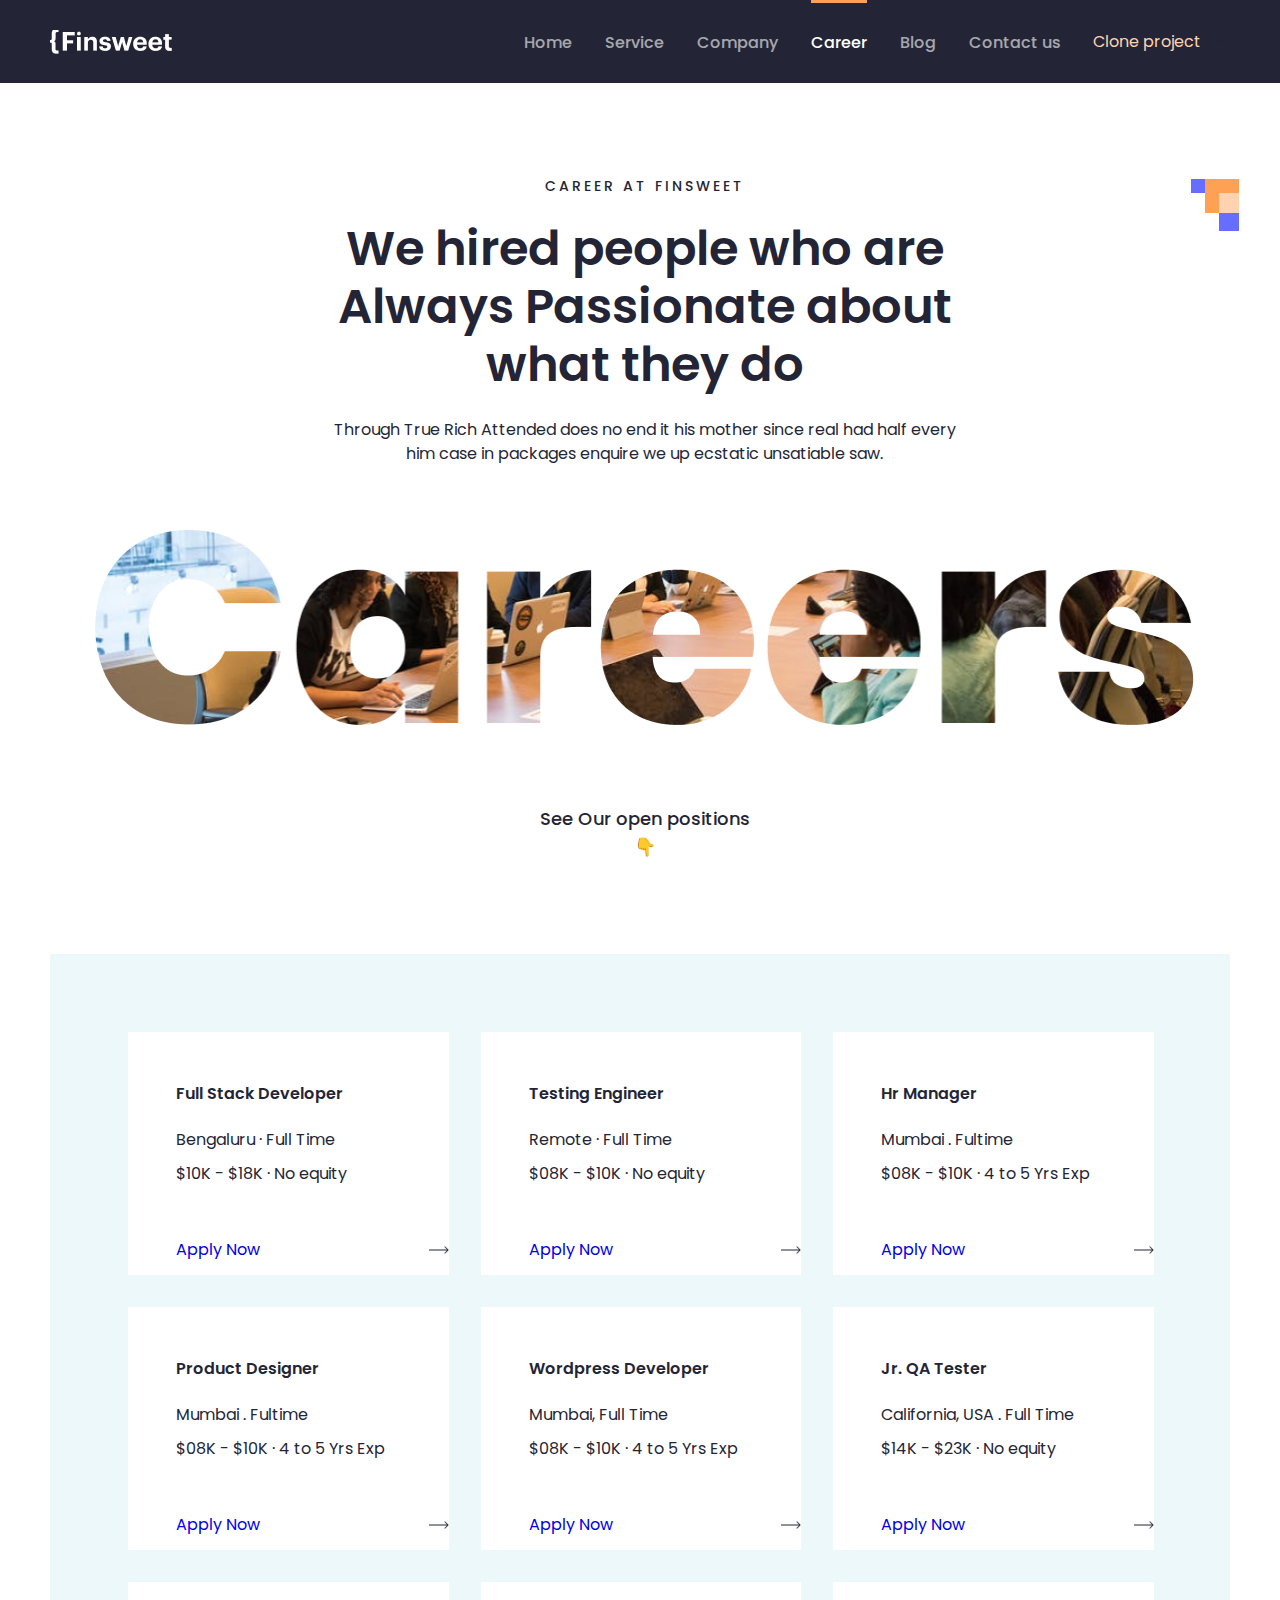
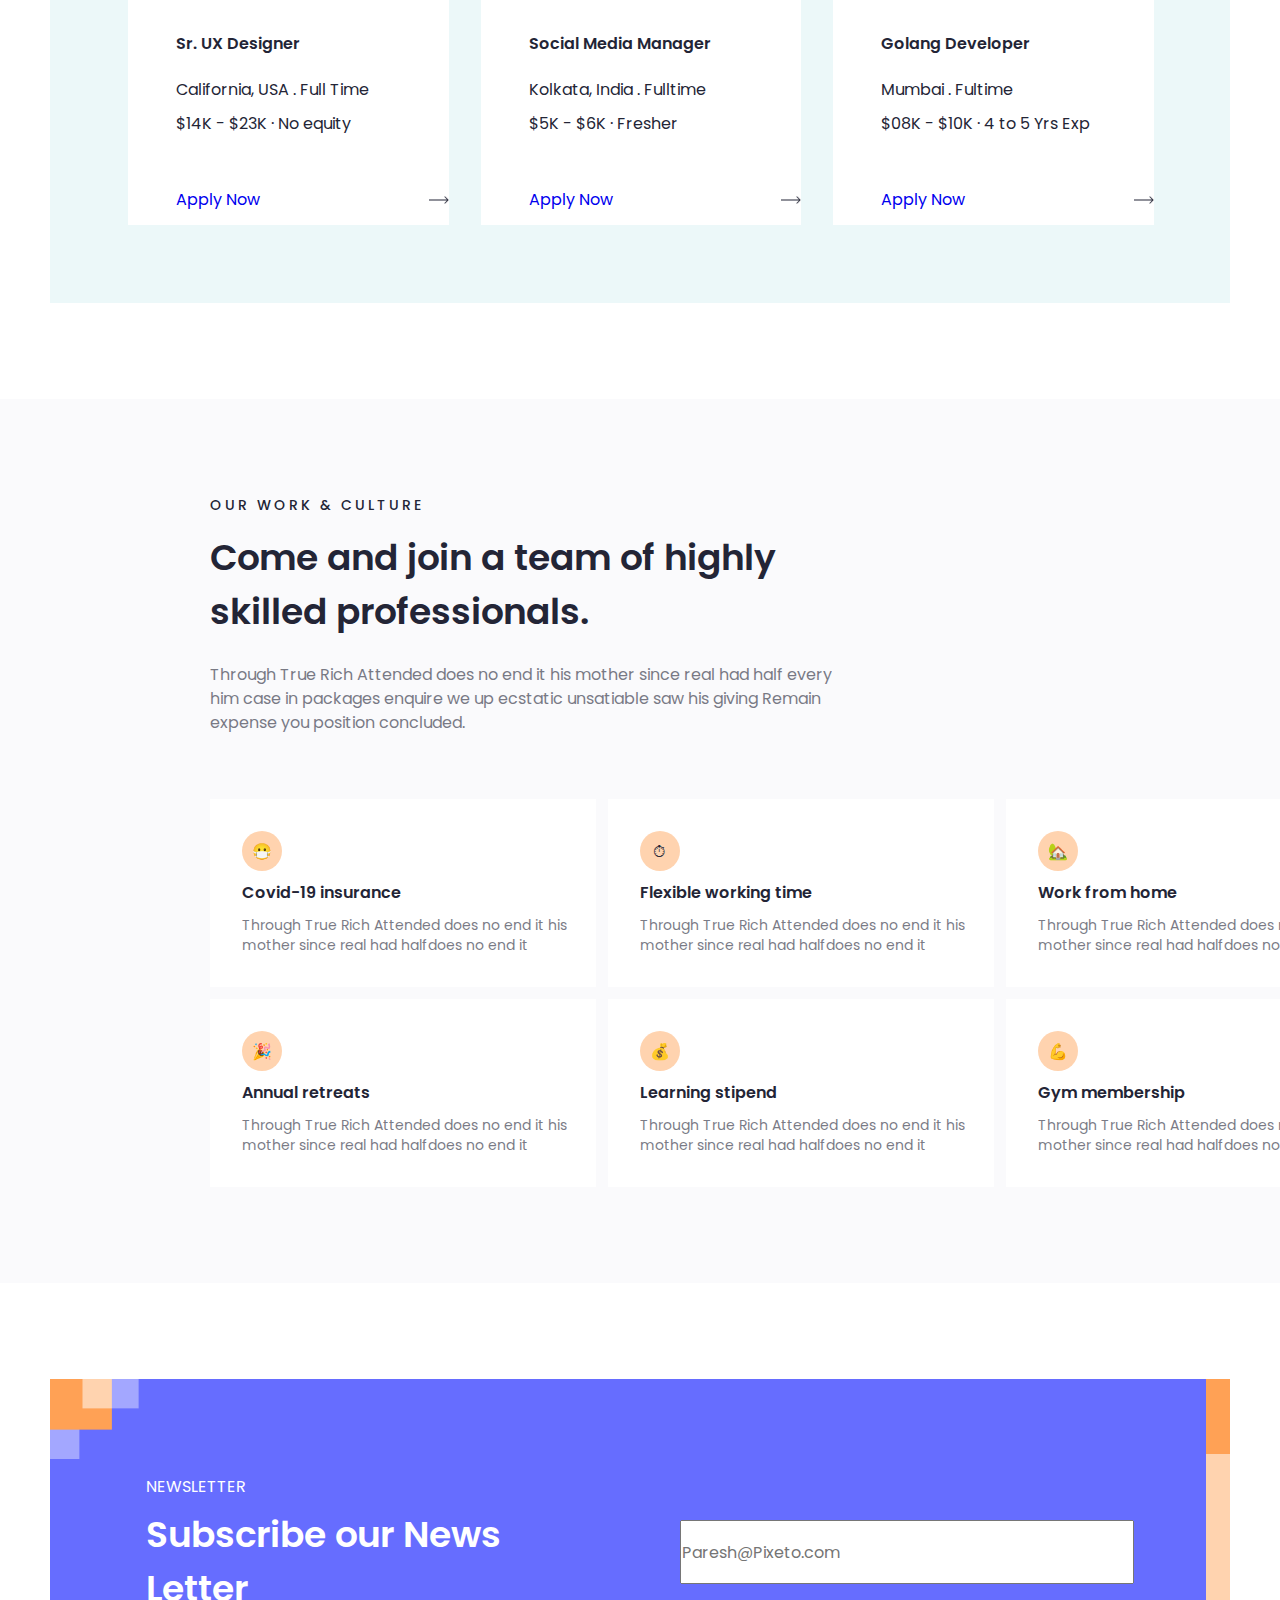
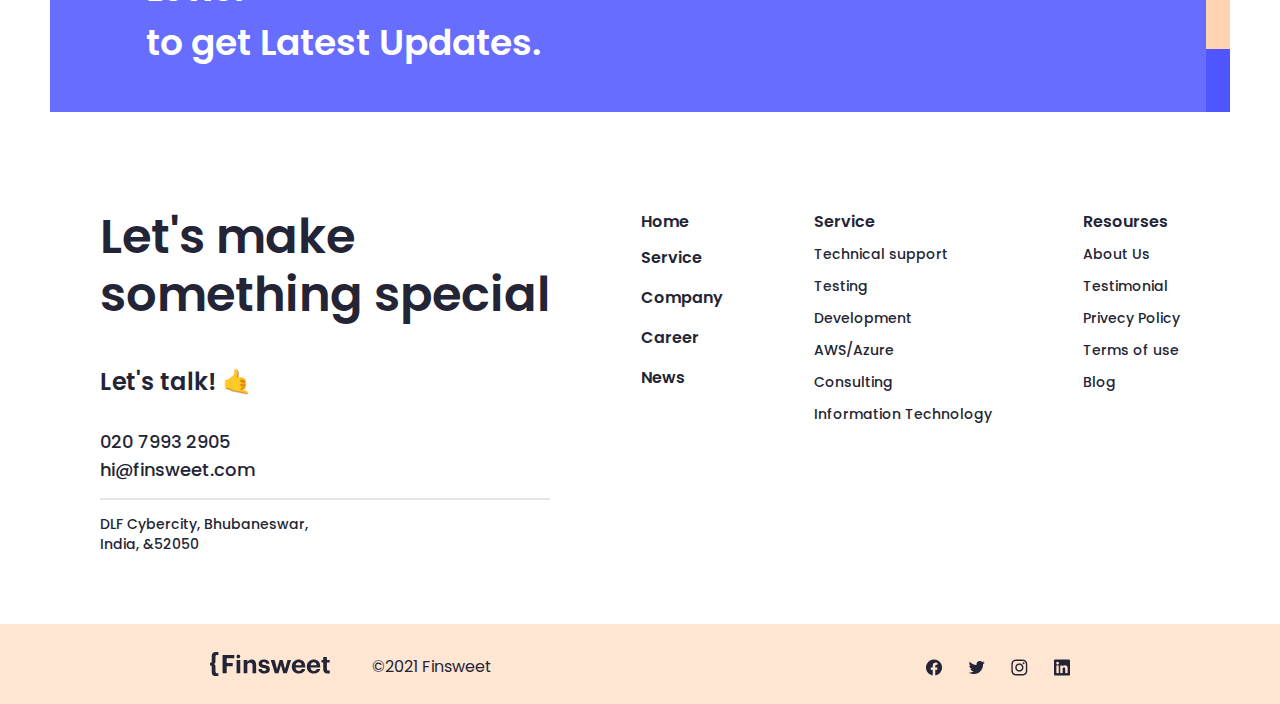
<file: pages/career/career.html>
<!DOCTYPE html>
<html lang="en">
<head>
  <meta charset="UTF-8">
  <meta name="viewport" content="width=device-width, initial-scale=1.0">
  <title>{Findsweet | Career</title>
    <link rel="stylesheet" href="./career.css">
</head>
<body>
  
  <header class="header">
    <div class="header-container container">
     <a class="site-logo" href="#" ><img class="site-logo-image " src="../../image/Logo.png" alt="" width="122" height="24"></a>
  
     <nav class="sitenav">
      <ul class="sitenav-list">
        <li class="sitenav-item">
          <a class="sitenav-link" href="../../index.html">Home</a>
        </li>
        <li class="sitenav-item">
          <a class="sitenav-link" href="../service/service.html">Service</a>
        </li>
        <li class="sitenav-item">
          <a class="sitenav-link" href="../company/company.html">Company</a>
        </li>
        <li class="sitenav-item">
          <a id="active" class="sitenav-link" href="#">Career</a>
        </li>
        <li class="sitenav-item">
          <a  class="sitenav-link" href="../blog/blog.html">Blog</a>
        </li>
        <li class="sitenav-item">
          <a class="sitenav-link" href="../contact-us/contact-us.html">Contact us</a>
        </li>
      </ul>
     </nav>
  
     <a class="header-btn" href="#">Clone project 
      <img class="header-btn-image" src="../../image/Icon.svg" alt="">
      </a>
    </div>
  </header>
  <!-- header end -->
  
  <!-- main start -->
  <main>
    <div class="main container">
        <section class="main-title">
          <p class="main-litle-title">
            CAREER AT FINSWEET
          </p>
          <h2 class="main-title1">
            We hired people who are
            Always Passionate about what they do
          </h2>
          <p class="main-title-text">
            Through True Rich Attended does no end it his mother since real had half every him case in packages enquire we up ecstatic unsatiable saw.
          </p>
          <img class="main-title-img" src="./image/Image.png" alt="" width="1099.8" height="195">
          <p class="main-title-last">
            See Our open positions  <br> 👇
          </p>
        </section>

        <section class="main-grid">
          <div class="grid-item">
            <div class="grid-item-description">
              <h3 class="grid-item-title">
                Full Stack Developer
              </h3>
              <p class="item-text">Bengaluru · Full Time</p>
                <p class="item-text1">$10K - $18K · No equity</p>
            </div>
            <a href="#" class="grid-item-btn">
              Apply Now <img src="../../image/Icon (1).png" width="20px" alt="">
            </a>
          </div>
          <div class="grid-item">
            <div class="grid-item-description">
              <h3 class="grid-item-title">
                Testing Engineer
              </h3>
              <p class="item-text">Remote · Full Time </p>
                <p class="item-text1">$08K - $10K · No equity</p>
            </div>
            <a href="#" class="grid-item-btn">
              Apply Now <img src="../../image/Icon (1).png" width="20px" alt="">
            </a>
          </div>
          <div class="grid-item">
            <div class="grid-item-description">
              <h3 class="grid-item-title">
                Hr Manager
              </h3>
              <p class="item-text">Mumbai . Fultime</p>
                <p class="item-text1">$08K - $10K · 4 to 5 Yrs Exp</p>
            </div>
            <a href="#" class="grid-item-btn">
              Apply Now <img src="../../image/Icon (1).png" width="20px" alt="">
            </a>
          </div>
          <div class="grid-item">
            <div class="grid-item-description">
              <h3 class="grid-item-title">
                Product Designer
              </h3>
              <p class="item-text">Mumbai . Fultime</p>
              <p class="item-text1">$08K - $10K · 4 to 5 Yrs Exp</p>
            </div>
            <a href="#" class="grid-item-btn">
              Apply Now <img src="../../image/Icon (1).png" width="20px" alt="">
            </a>
          </div>
          <div class="grid-item">
            <div class="grid-item-description">
              <h6 class="grid-item-title">
                Wordpress Developer
              </h6>
             
                <p class="item-text">Mumbai, Full Time</p>
                <p class="item-text1">$08K - $10K · 4 to 5 Yrs Exp</p>
              
            </div>
            <a href="#" class="grid-item-btn">
              Apply Now <img src="../../image/Icon (1).png" width="20px" alt="">
            </a>
          </div>
          <div class="grid-item">
            <div class="grid-item-description">
              <h3 class="grid-item-title">
                Jr. QA Tester
              </h3>
              <p class="item-text">California, USA . Full Time</p>
              <p class="item-text1">$14K - $23K · No equity</p>
            </div>
            <a href="#" class="grid-item-btn">
              Apply Now <img src="../../image/Icon (1).png" width="20px" alt="">
            </a>
          </div>
          <div class="grid-item">
            <div class="grid-item-description">
              <h3 class="grid-item-title">
                Sr. UX Designer
              </h3>
              <p class="item-text">California, USA . Full Time</p>
              <p class="item-text1">$14K - $23K · No equity</p>
            </div>
            <a href="#" class="grid-item-btn">
              Apply Now <img src="../../image/Icon (1).png" width="20px" alt="">
            </a>
          </div>
          <div class="grid-item">
            <div class="grid-item-description">
              <h3 class="grid-item-title">
                Social Media Manager
              </h3>
              <p class="item-text">Kolkata, India .  Fulltime</p>
                <p class="item-text1">$5K - $6K ·  Fresher  </p>
            </div>
            <a href="#" class="grid-item-btn">
              Apply Now <img src="../../image/Icon (1).png" width="20px" alt="">
            </a>
          </div>
          <div class="grid-item">
            <div class="grid-item-description">
              <h3 class="grid-item-title">
                Golang Developer
              </h3>
              <p class="item-text">Mumbai . Fultime</p>
                <p class="item-text1">$08K - $10K · 4 to 5 Yrs Exp</p>
            </div>
            <a href="#" class="grid-item-btn">
              Apply Now <img src="../../image/Icon (1).png" width="20px" alt="">
            </a>
          </div>
         
        </section>
  </div>

  <section class="main-culture">
    <div class="container">
    <p class="main-culture-litle-title">
     OUR WORK & CULTURE
    </p>
    <p class="main-culture-title">
     Come and join a team of highly skilled professionals.
    </p>
    <p class="main-culture-text">
     Through True Rich Attended does no end it his mother since real had half every him case in packages enquire we up ecstatic unsatiable saw his giving Remain expense you position concluded. 
    </p>
    <div class="main-culture-grid">
    <div class="grid-item1">
      <div class="grid-icon">
       😷
     </div>
     <p class="grid-title">
       Covid-19 insurance
     </p>
     <p class="grid-text">
       Through True Rich Attended does no end it his mother since real had halfdoes no end it
     </p>
    </div>
    <div class="grid-item1">
      <div class="grid-icon">
        ⏱
     </div>
     <p class="grid-title">
      Flexible working time
     </p>
     <p class="grid-text">
      Through True Rich Attended does no end it his mother since real had halfdoes no end it
     </p>
    </div>
    <div class="grid-item1">
      <div class="grid-icon">
        🏡
     </div>
     <p class="grid-title">
      Work from home
     </p>
     <p class="grid-text">
      Through True Rich Attended does no end it his mother since real had halfdoes no end it
     </p>
    </div>
    <div class="grid-item1">
      <div class="grid-icon">
        🎉
     </div>
     <p class="grid-title">
      Annual retreats
     </p>
     <p class="grid-text">
      Through True Rich Attended does no end it his mother since real had halfdoes no end it
     </p>
    </div>
    <div class="grid-item1">
      <div class="grid-icon">
        💰
     </div>
     <p class="grid-title">
      Learning stipend
     </p>
     <p class="grid-text">
      Through True Rich Attended does no end it his mother since real had halfdoes no end it
     </p>
    </div>
    <div class="grid-item1">
      <div class="grid-icon">
        💪
     </div>
     <p class="grid-title">
      Gym membership
     </p>
     <p class="grid-text">
      Through True Rich Attended does no end it his mother since real had halfdoes no end it
     </p>
    </div>
    </div>
    </div>
 </section>
</main>
  <!-- main end -->
  
  
  <!-- footer start -->
  <footer>
    <div class="footer-container container">
    <section class="fotter-input">
      <div class="footer-input-description">
        <p class="input-title-litle">
          NEWSLETTER
        </p>
        <h3 class="footer-input-title">
          Subscribe our News Letter <br>
          to get Latest Updates.
        </h3>
      </div>
        <div class="input">
          <form action="">
          <input class="footer-input-item" type="email" placeholder="Paresh@Pixeto.com">
          </form>
        </div>
      </section>
  
     <section class="special">
      <div class="special-container container">
        <ul class="special-list">
          <li class="special-item">
            <h2 class=" special-title">
              Let's make <br>
              something special
            </h2>
          </li>
          <li class="special-item">
            <h4 class="special-icon">Let's talk! 🤙 </h4>
          </li>
          <li class="special-item footer-number">020 7993 2905</li>
          <li class="special-item footer-email">hi@finsweet.com</li>
            <div class="footer-divider"></div>
          <li class="special-item footer-location">
            DLF Cybercity, Bhubaneswar, <br> 
            India, &52050
          </li>
        </ul>
        <ul class="special-list2">
          <li class="list-title list-item2">Home</li>
          <li class="list-item2">Service</li>
          <li class="list-item2">Company</li>
          <li class="list-item2">Career</li>
          <li class="list-item2">News</li>
        </ul>
        <ul class="special-list3">
          <li class="list-title list-item3">Service</li>
          <li class="list-item3">Technical support</li>
          <li class="list-item3">Testing</li>
          <li class="list-item3">Development</li>
          <li class="list-item3">AWS/Azure</li>
          <li class="list-item3">Consulting</li>
          <li class="list-item3">Information Technology</li>
        </ul>
        <ul class="special-list4">
          <li class="list-title ">Resourses</li>
          <li class="list-title4">About Us</li>
          <li class="list-title4">Testimonial</li>
          <li class="list-title4">Privecy Policy</li>
          <li class="list-title4">Terms of use</li>
          <li class="list-title4">Blog</li>
          
        </ul>
     
      </div>
      
    </section> 
    </div>
    <section class="nav-footer ">
      <div class="container">
      <div class="social-footer">
         <div class="social-logo">
          <img src="../../image/Logo.svg" alt="" 
          width="120px" height="24.3px">
          <p>©2021 Finsweet</p>
        </div>
        <div class="social-img">
          <img src="../../image/Social.png" alt="">
        </div>
      </div>
      </div>
    </section> 
  </footer>
  <!-- <footer class="footer">
    
  </footer> -->
  <!-- footer end -->
  

</body>
</html>
</file>
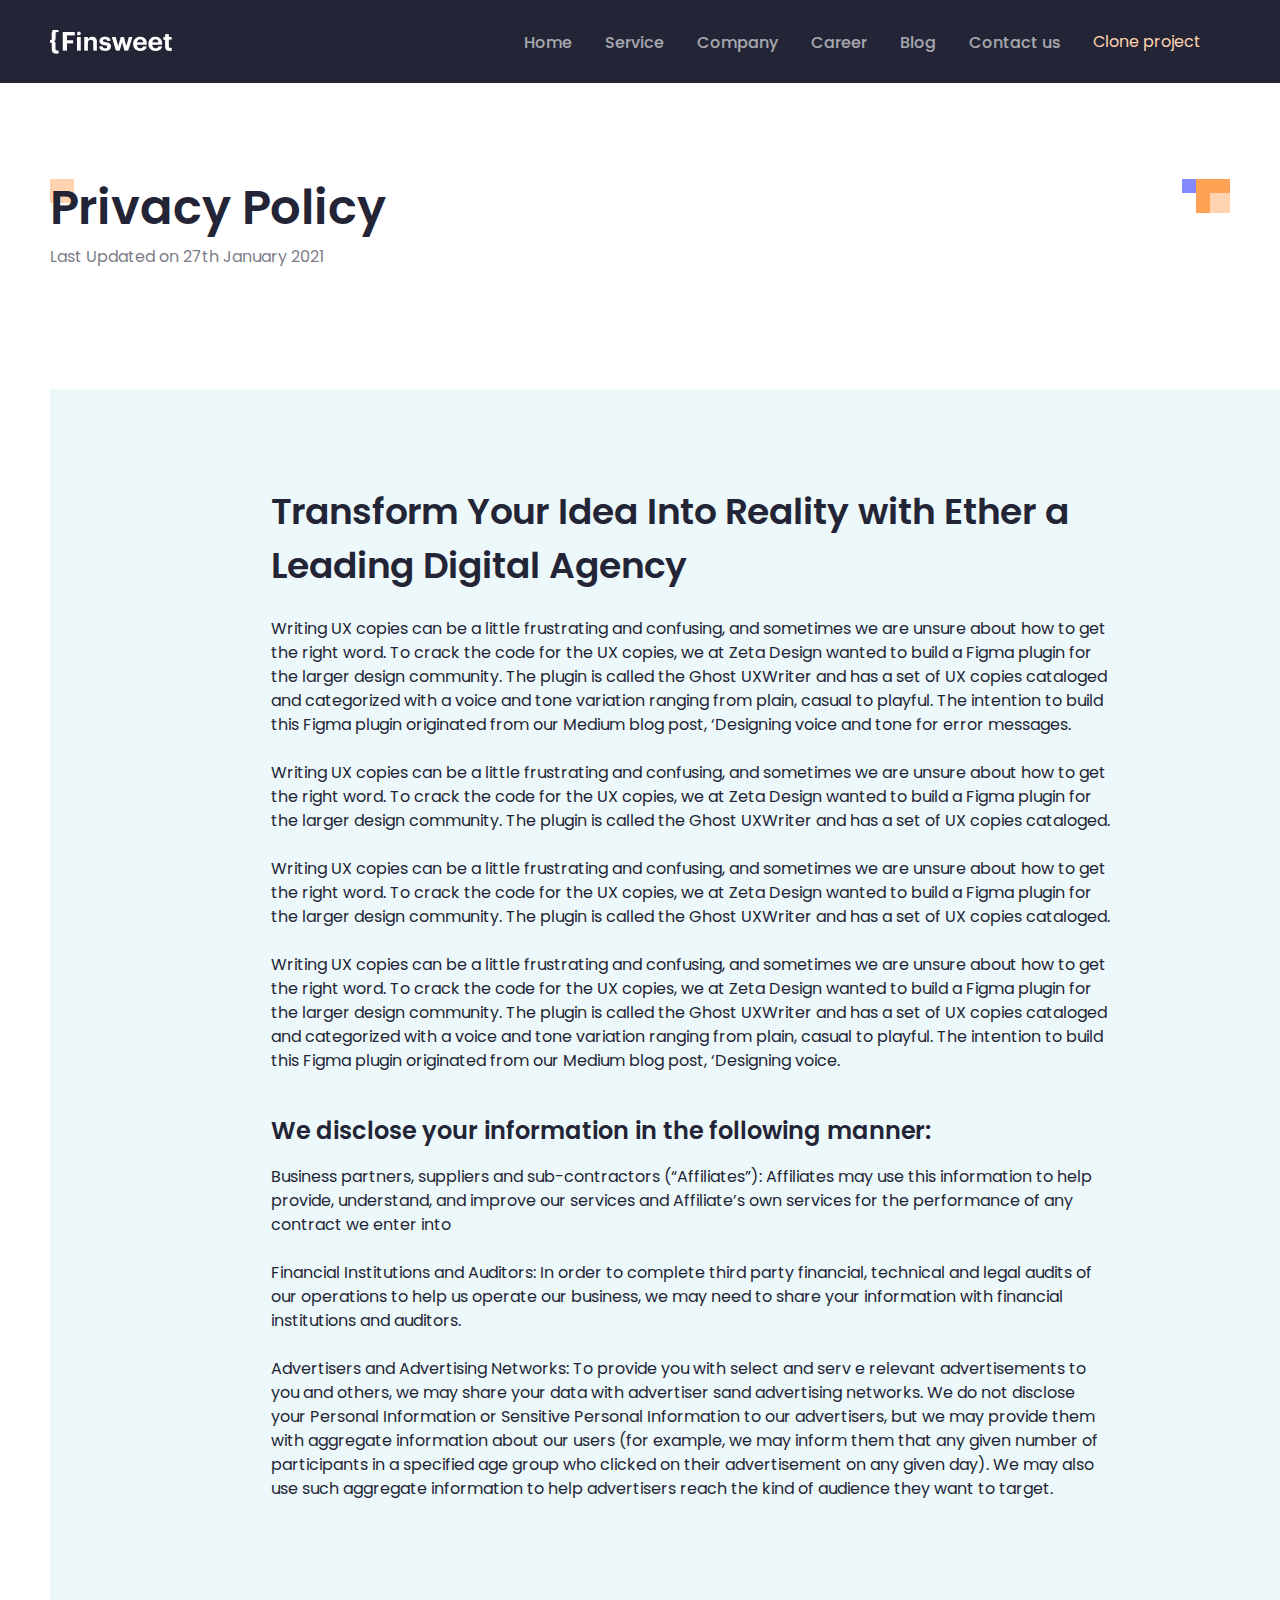
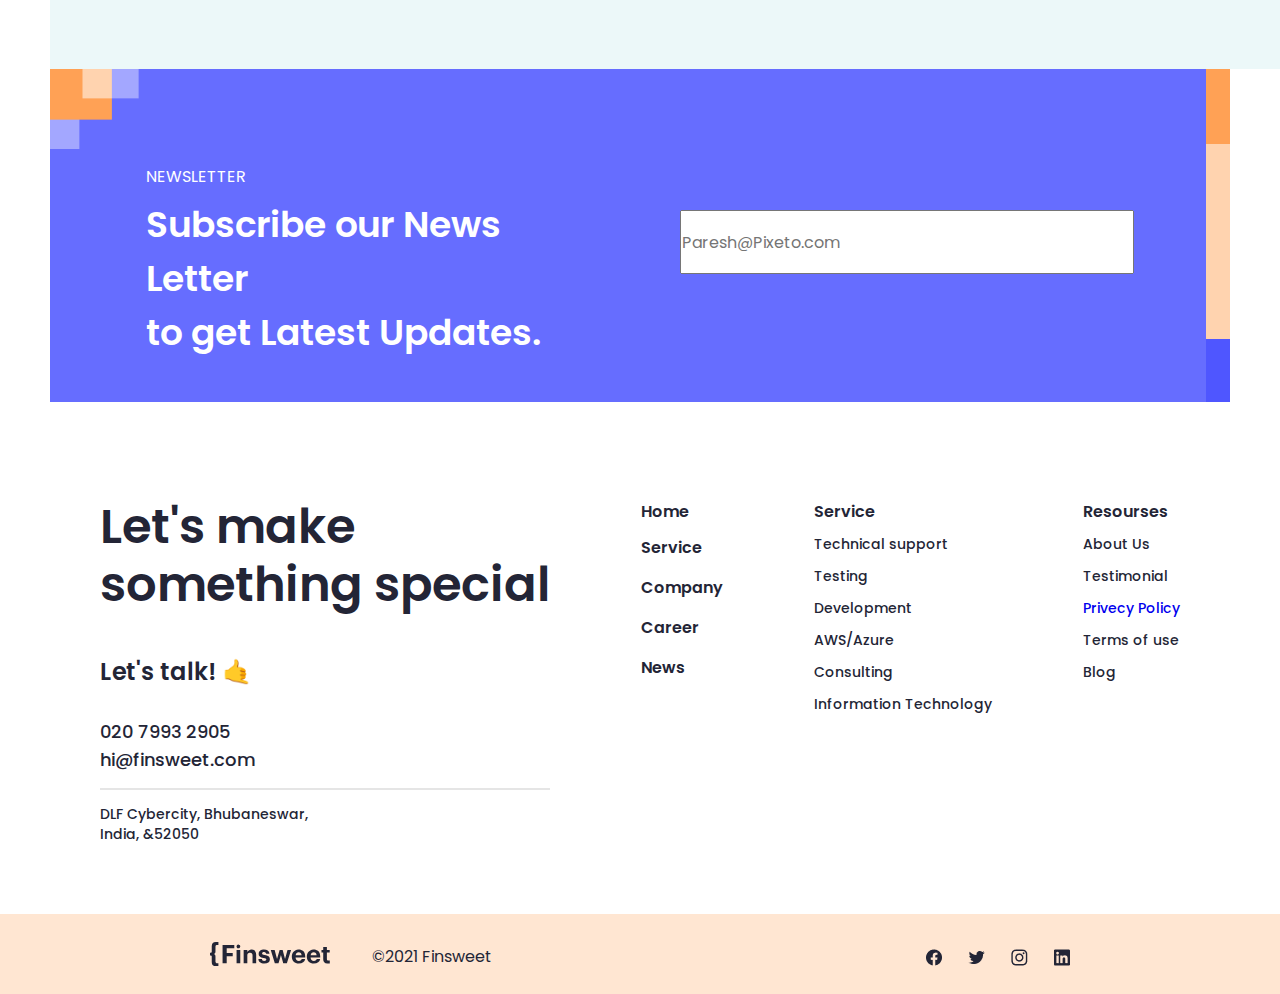
<file: pages/privecy.html/privecy.html>
<!DOCTYPE html>
<html lang="en">
<head>
  <meta charset="UTF-8">
  <meta name="viewport" content="width=device-width, initial-scale=1.0">
  <title>{Finsweet | Privacy Policy</title>
  <link rel="stylesheet" href="./privecy.css">
</head>
<body>
  
  <header class="header">
    <div class="header-container container">
     <a class="site-logo" href="#" ><img class="site-logo-image " src="../../image/Logo.png" alt="" width="122" height="24"></a>
  
     <nav class="sitenav">
      <ul class="sitenav-list">
        <li class="sitenav-item">
          <a class="sitenav-link" href="../../index.html">Home</a>
        </li>
        <li class="sitenav-item">
          <a class="sitenav-link" href="../service/service.html">Service</a>
        </li>
        <li class="sitenav-item">
          <a class="sitenav-link" href="../company/company.html">Company</a>
        </li>
        <li class="sitenav-item">
          <a class="sitenav-link" href="../career/career.html">Career</a>
        </li>
        <li class="sitenav-item">
          <a  class="sitenav-link" href="#">Blog</a>
        </li>
        <li class="sitenav-item">
          <a class="sitenav-link" href="../contact-us/contact-us.html">Contact us</a>
        </li>
      </ul>
     </nav>
  
     <a class="header-btn" href="#">Clone project 
      <img class="header-btn-image" src="../../image/Icon.svg" alt=""></a>
    </div>
  </header>
  <!-- header end -->
  
  <!-- main start -->
  <main><div class="main container">
    <div class="maintitle">
      <p class="title">
        Privacy Policy
      </p>
      <p class="litle-title">
        Last Updated  on 27th January 2021
      </p>
    </div>

    <div class="main-content">
      <p class="main-content-title">
        Transform Your Idea Into Reality with Ether a Leading Digital Agency
      </p>
      <p class="main-content-description">
        Writing UX copies can be a little frustrating and confusing, and sometimes we are unsure about how to get the right word. To crack the code for the UX copies, we at Zeta Design wanted to build a Figma plugin for the larger design community. The plugin is called the Ghost UXWriter and has a set of UX copies cataloged and categorized with a voice and tone variation ranging from plain, casual to playful. The intention to build this Figma plugin originated from our Medium blog post, ‘Designing voice and tone for error messages.
      </p>

      <p class="main-content-description">
        Writing UX copies can be a little frustrating and confusing, and sometimes we are unsure about how to get the right word. To crack the code for the UX copies, we at Zeta Design wanted to build a Figma plugin for the larger design community. The plugin is called the Ghost UXWriter and has a set of UX copies cataloged.
      </p>

      <p class="main-content-description">
        Writing UX copies can be a little frustrating and confusing, and sometimes we are unsure about how to get the right word. To crack the code for the UX copies, we at Zeta Design wanted to build a Figma plugin for the larger design community. The plugin is called the Ghost UXWriter and has a set of UX copies cataloged.
      </p>

      <p class="main-content-description">
        Writing UX copies can be a little frustrating and confusing, and sometimes we are unsure about how to get the right word. To crack the code for the UX copies, we at Zeta Design wanted to build a Figma plugin for the larger design community. The plugin is called the Ghost UXWriter and has a set of UX copies cataloged and categorized with a voice and tone variation ranging from plain, casual to playful. The intention to build this Figma plugin originated from our Medium blog post, ‘Designing voice.
      </p>

      <div class="maint-content-title2">
        <h4>We disclose your information in the following manner:</h4>
      </div>

      <p class="main-content-description1">
        Business partners, suppliers and sub-contractors (“Affiliates”): Affiliates may use this information to help provide, understand, and improve our services and Affiliate’s own services for the performance of any contract we enter into 
      <p class="main-content-description">
        Financial Institutions and Auditors: In order to complete third party financial, technical and legal audits of our operations to help us operate our business, we may need to share your information with financial institutions and auditors.
      </p>
      <p class="main-content-description">
        Advertisers and Advertising Networks: To provide you with select and serv e relevant advertisements to you and others, we may share your data with advertiser sand advertising networks. We do not disclose your Personal Information or Sensitive Personal Information to our advertisers, but we may provide them with aggregate information about our users (for example, we may inform them that any given number of participants in a specified age group who clicked on their advertisement on any given day). We may also use such aggregate information to help advertisers reach the kind of audience they want to target.        
      </p>


    </div>
   
  </div></main>
  <!-- main end -->
  
  
  <!-- footer start -->
  <footer>
    <div class="footer-container container">
    <section class="fotter-input">
      <div class="footer-input-description">
        <p class="input-title-litle">
          NEWSLETTER
        </p>
        <h3 class="footer-input-title">
          Subscribe our News Letter <br>
          to get Latest Updates.
        </h3>
      </div>
        <div class="input">
          <form action="">
          <input class="footer-input-item" type="email" placeholder="Paresh@Pixeto.com">
          </form>
        </div>
      </section>
  
     <section class="special">
      <div class="special-container container">
        <ul class="special-list">
          <li class="special-item">
            <h2 class=" special-title">
              Let's make <br>
              something special
            </h2>
          </li>
          <li class="special-item">
            <h4 class="special-icon">Let's talk! 🤙 </h4>
          </li>
          <li class="special-item footer-number">020 7993 2905</li>
          <li class="special-item footer-email">hi@finsweet.com</li>
            <div class="footer-divider"></div>
          <li class="special-item footer-location">
            DLF Cybercity, Bhubaneswar, <br> 
            India, &52050
          </li>
        </ul>
        <ul class="special-list2">
          <li class="list-title list-item2">Home</li>
          <li class="list-item2">Service</li>
          <li class="list-item2">Company</li>
          <li class="list-item2">Career</li>
          <li class="list-item2">News</li>
        </ul>
        <ul class="special-list3">
          <li class="list-title list-item3">Service</li>
          <li class="list-item3">Technical support</li>
          <li class="list-item3">Testing</li>
          <li class="list-item3">Development</li>
          <li class="list-item3">AWS/Azure</li>
          <li class="list-item3">Consulting</li>
          <li class="list-item3">Information Technology</li>
        </ul>
        <ul class="special-list4">
          <li class="list-title ">Resourses</li>
          <li class="list-title4">About Us</li>
          <li class="list-title4">Testimonial</li>
          <li class="list-title4"><a class="active" href="../privecy.html/privecy.html">Privecy Policy</a></li>
          <li class="list-title4">Terms of use</li>
          <li class="list-title4">Blog</li>
          
        </ul>
     
      </div>
      
    </section> 
    </div>
    <section class="nav-footer ">
      <div class="container">
      <div class="social-footer">
         <div class="social-logo">
          <img src="../../image/Logo.svg" alt="" 
          width="120px" height="24.3px">
          <p>©2021 Finsweet</p>
        </div>
        <div class="social-img">
          <img src="../../image/Social.png" alt="">
        </div>
      </div>
      </div>
    </section> 
  </footer>
  <!--footer end-->
    
  

</body>
</html>
</file>
<file: pages/career/career.css>
@import"../../css/global.css";



.main-title {
  display: flex;
  justify-content: center;
  align-items: center;
  flex-direction: column;
  width: 1189px;
  height:679px;  
  margin-top: 96px;
  margin-bottom: 96px;
  background-image: url(./image/Shapes\ \(1\).png);
  background-repeat: no-repeat;
  background-position: right top;
}
.main-litle-title {
  font-weight: 500;
  font-size: 14px;
  line-height: 20px;
  letter-spacing: 3px;
  color: #232536;
}

.main-title1{
  font-weight: 600;
  font-size: 48px;
  line-height:58px;
  text-align: center;
  width: 624px;
  height: 174px;
  margin-top: 24px;
  margin-bottom:24px;
  color: #232536;
}

.main-title-text {
  width: 100%;
  max-width: 624px;
  height: 48px;
  font-size: 16px;
  font-weight: 400;
  line-height:24px;
  text-align: center;
  color: #232536;
}

.main-title-img{
  margin-top: 64px;
  margin-bottom: 80.6px;
}

.main-title-last {
  font-weight:500;
  font-size: 18px;
  line-height:28px;
  color:#232536;
  text-align: center;
}

/* main grid start */
.main-grid {
  width: 100%;
  max-width: 1280px;
  height: 949px;
  background-color: #ecf8f9;
  display: grid;
  grid-template-columns:1fr 1fr 1fr ;
  grid-template-rows: 1fr 1fr 1fr;
  row-gap: 32px;
  column-gap: 32px;
  padding-left: 78px;
  padding-right: 76px;
  padding-top: 78px;
  padding-bottom: 78px;
  margin-bottom: 96px;
}

.grid-item {
  width: 100%;
  max-width: 354px;
  height:243px;
  background-color:#ffffff;
  padding-top: 48px;
  padding-left: 48px;
}

.grid-item-title {
  font-weight: 600;
  font-size: 16px;
  line-height:28px;
  padding-bottom: 10px;
}

.item-text {
  font-weight: 400;
  font-size:16px;
  line-height:24px;
  padding-bottom: 10px;
  padding-top: 10px;
  color:#232536;
}
.item-text1 {
  font-weight: 400;
  font-size:16px;
  line-height:24px;
  margin-bottom: 52px;
  color:#232536;
}

.grid-item-btn {
  display: flex;
  align-items: center; 
  justify-content: space-between;
  gap: 5px;
  width: 100%;
  height: 24px;
}
/* main grid end */

/* main-culture start */

.main-culture {
  width: 100%;
  height: 884px;
  background-color: #FAFAFC;
  margin-right: auto;
  margin-left: auto;
  padding-left: 160px;
  padding-right: 159px;
  padding-top: 96px;
  padding-bottom: 96px;
  margin-top: 96px;
  margin-bottom: 96px;
}

.main-culture-litle-title {
  font-weight: 500;
  font-size: 14px;
  line-height:20px;
  letter-spacing: 3px;
}

.main-culture-title {
  font-weight: 600;
  font-size: 36px;
  line-height:54px;
  width: 100%;
  max-width:624px;
  height:108px;
  margin-top: 16px;
  margin-bottom: 24px;
}

.main-culture-text {
  font-weight:400;
  font-size: 16px;
  line-height:24px;
  width: 100%;
  max-width:622px;
  height: 72px;
  color:#232536;
  opacity: 60%;
  margin-bottom: 64px;
}
.main-culture-grid {
  display: grid;
  grid-template-columns: 1fr 1fr 1fr;
  grid-template-rows: 1fr 1fr;
  gap: 12px;
}

.grid-item1{
  width: 100%;
  max-width:418px;
  height: 188px;
  background-color: #ffffff;
  padding-top: 32px;
  padding-left: 32px;
}

.grid-icon {
  width: 39.9px;
  height: 40px;
  border-radius: 50%;
  background-color: #ffd3af;
  text-align: center;
  padding: 9px 11px 11px 10px;
}
.grid-title {
  width: 183px;
  height: 28px;
  font-weight: 600;
  font-size: 16px;
  line-height:28px;
  margin-top: 8px;
  margin-bottom: 8px;
}
.grid-text {
  font-weight: 400;
  font-size:14px;
  line-height:20px;
  width: 354px;
  height: 40px;
  opacity: 60%;
}

/* main-culture end */
</file>
<file: pages/privecy.html/privecy.css>
@import "../../css/global.css";


.maintitle {
  width: 100%;
  max-width: 1227px;
  height: 138px;
  background-image: url(./image/Shape\ \(1\).png), url(./image/Shape.png);
  background-repeat: no-repeat, no-repeat;
  background-position: top left, right top;
  margin-top: 96px;
  margin-bottom: 72px;
 
}
.title {
  font-weight: 600;
  font-size: 48px;
  line-height: 58px;
  width: 620px;
  height: 58px;
}
.litle-title {
  font-weight: 400;
  font-size: 16px;
  line-height:24px;
  opacity: 60%;
  margin-top: 8px;
}
.main-content {
  width: 1280px;
  height: 1280px;
  background-color: #ecf8f9;
  padding: 96px 218px 96px 221px;
  
}
.main-content-title {
  font-weight: 600;
  font-size: 36px;
  line-height:54px;
  color: #232536;
}
.main-content-description {
  font-weight: 400;
  font-size: 16px;
  line-height: 24px;
  padding-top: 24px;
}
.maint-content-title2 {
  font-weight: 600;
  font-size: 24px;
  line-height:36px;
  margin-top: 40px;
}

.main-content-description1 {
  font-weight: 400;
  font-size: 16px;
  line-height: 24px;
  padding-top: 16px;
}
</file>
